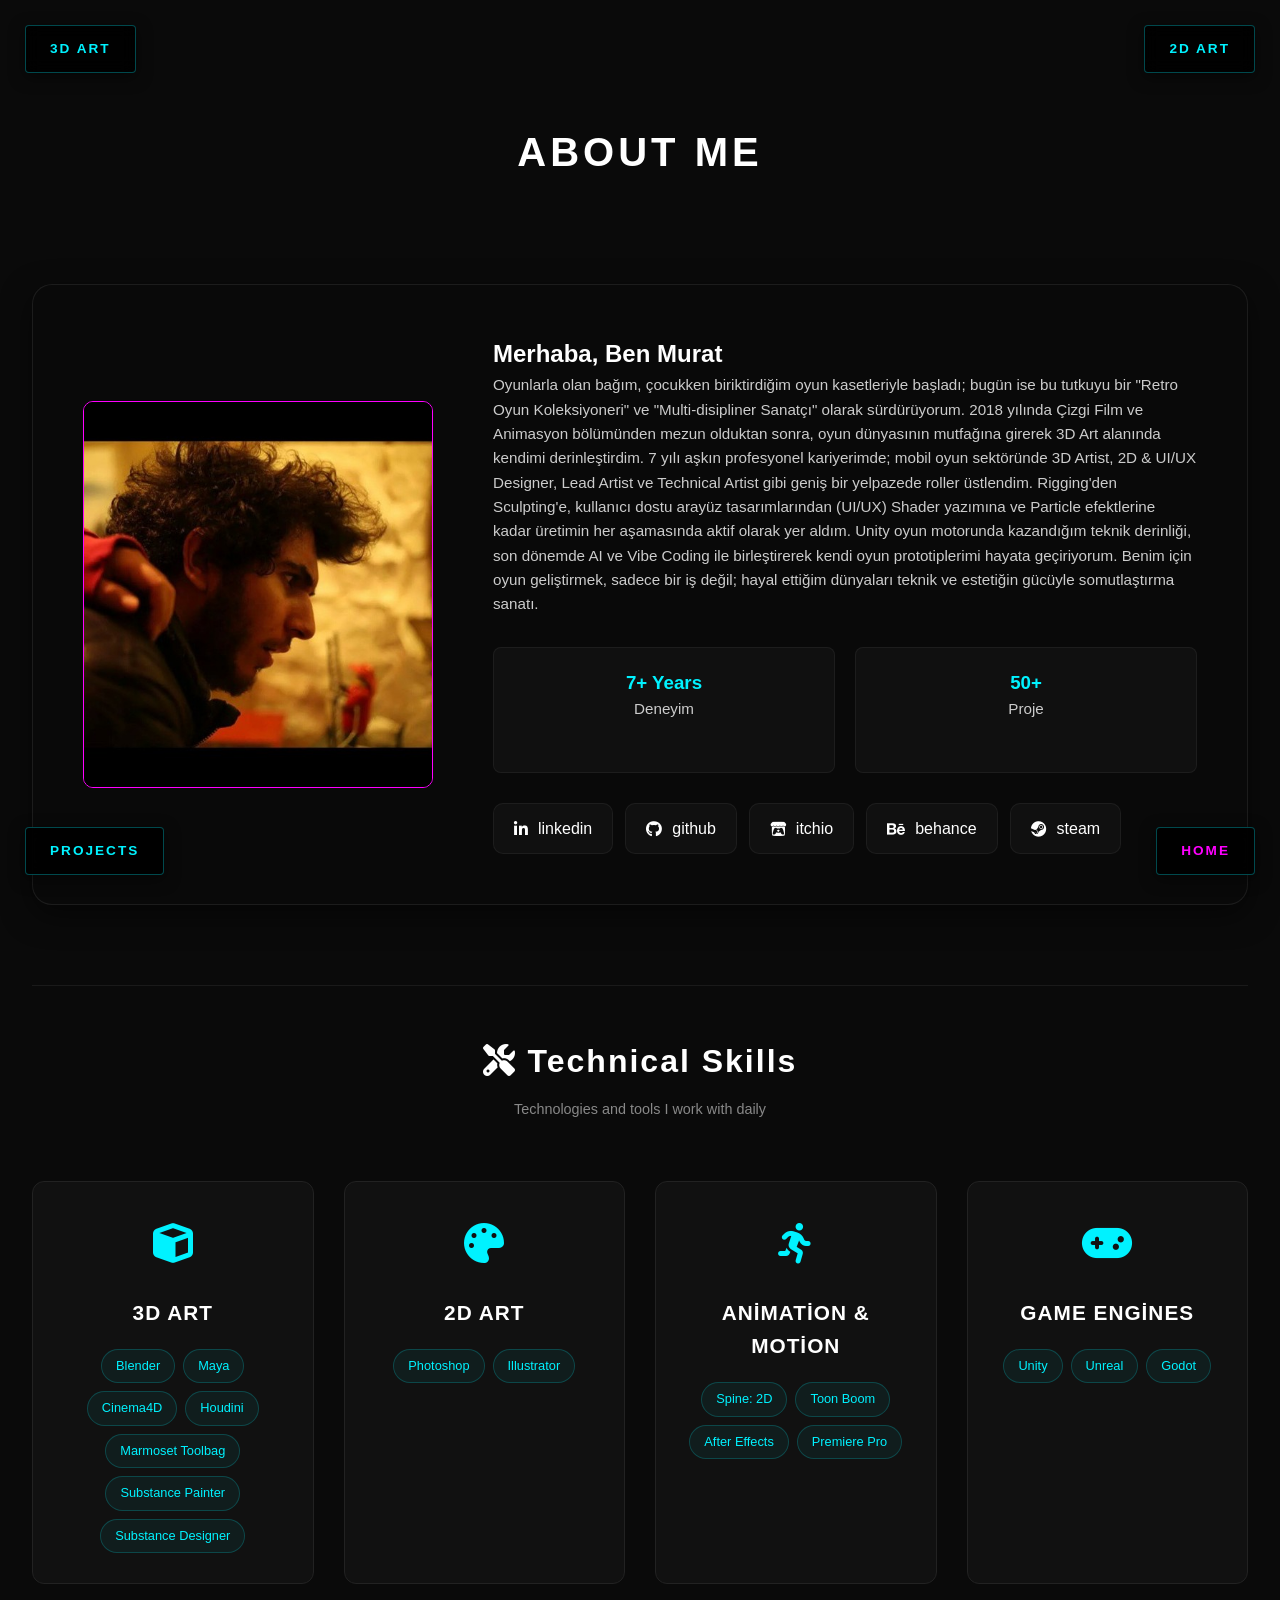
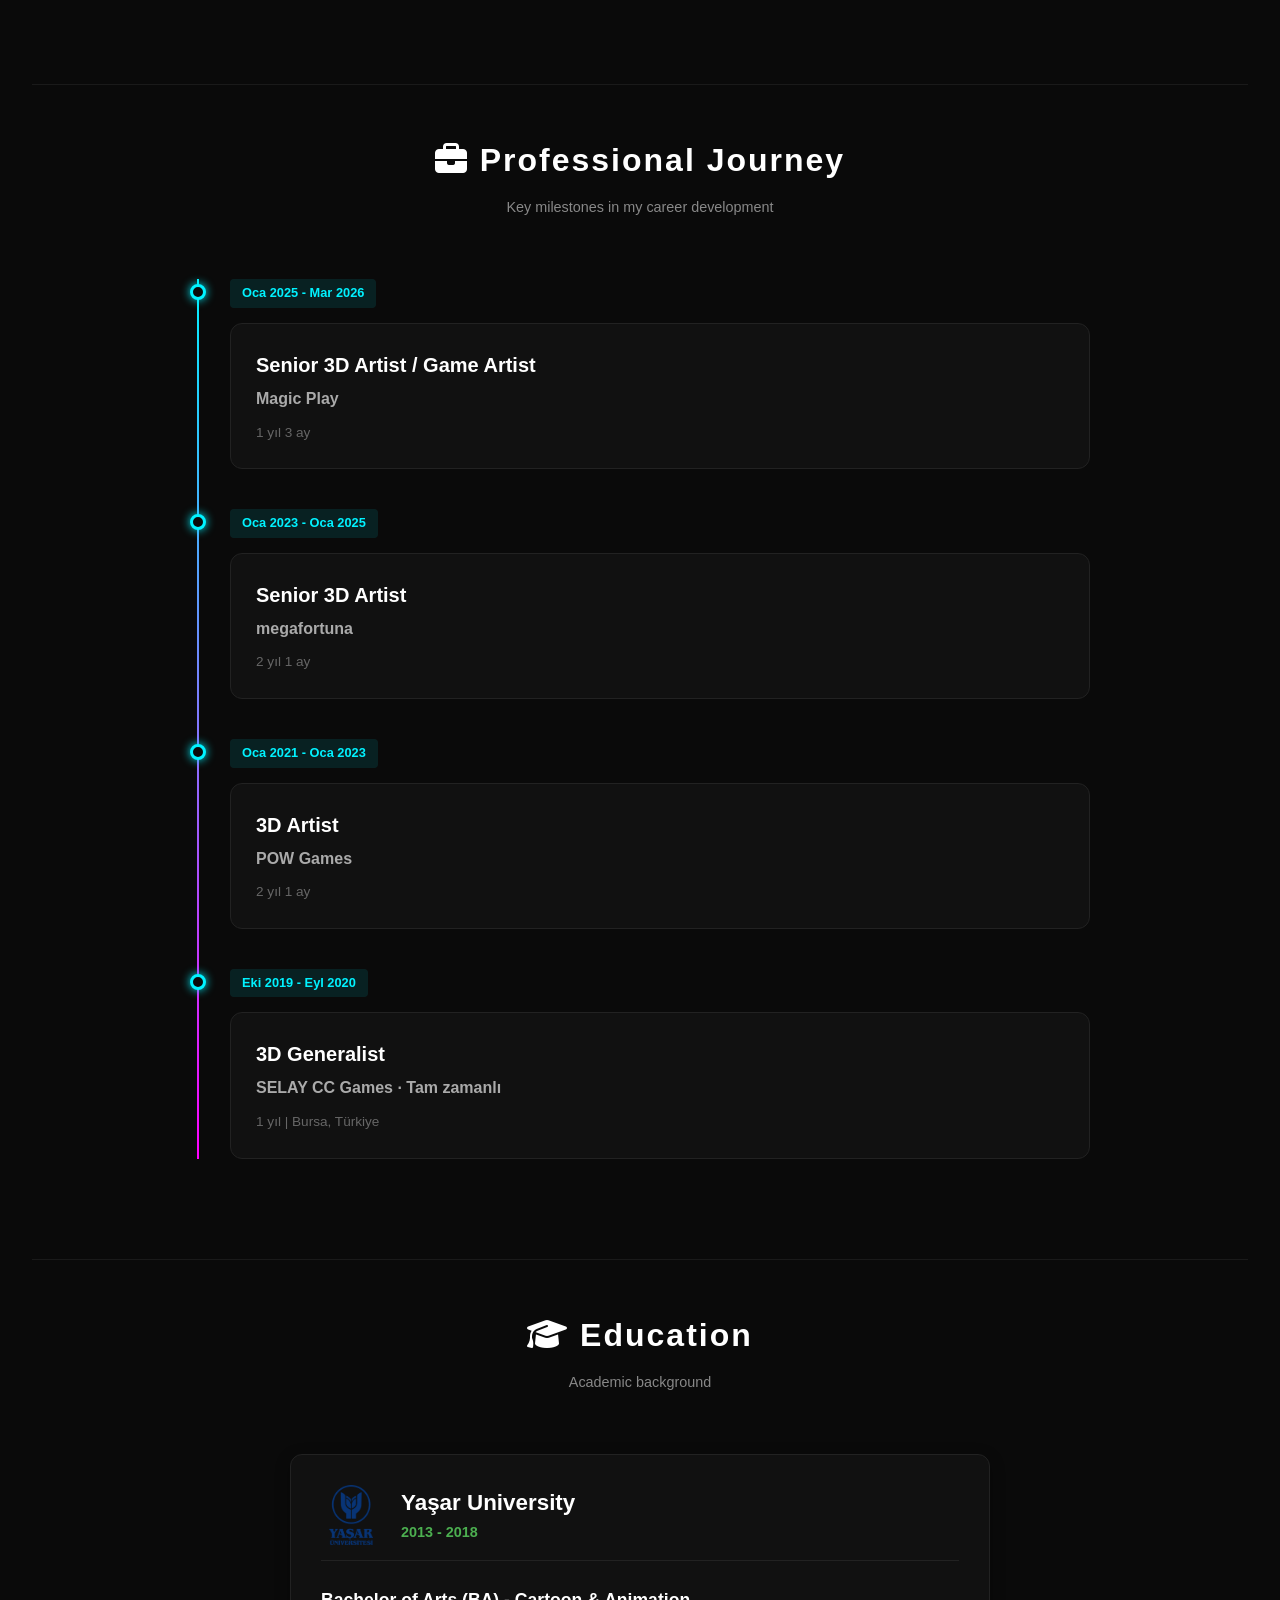
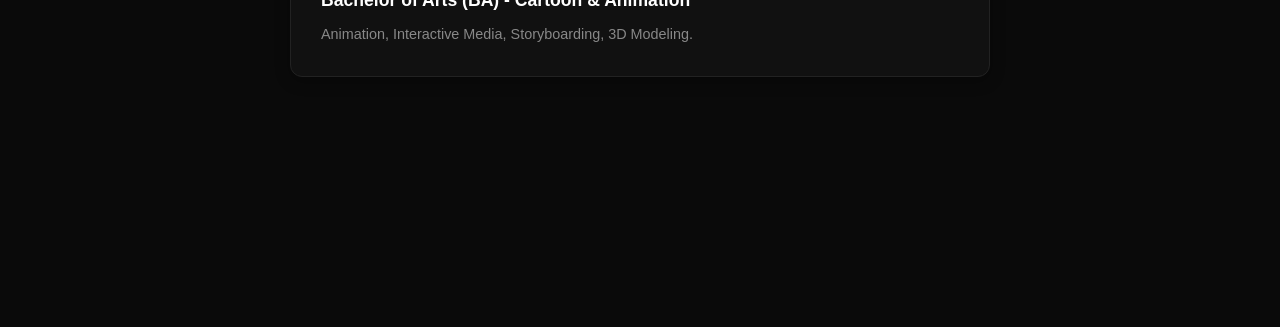
<file: aboutme.html>
<!DOCTYPE html>
<html lang="tr">
<head>
    <meta charset="UTF-8">
    <title>About Me | Murat</title>
    <!-- Font Awesome (İkonlar için şart) -->
    <link rel="stylesheet" href="https://cdnjs.cloudflare.com/ajax/libs/font-awesome/6.5.1/css/all.min.css">
    <link rel="stylesheet" href="style.css">
    <style>
        /* Spline Arkaplanı Sabitleme */
        .spline-bg {
            position: fixed;
            top: 0;
            left: 0;
            width: 100%;
            height: 100%;
            border: none;
            z-index: -1; /* İçeriğin arkasında kalması için */
        }
    </style>
</head>
<body>

    <!-- ARKA PLAN SPLINE (İndex sayfan gibi iframe mantığı) -->
    <iframe src='https://my.spline.design/textwipe-6f8911e6a2e4d027b439a8c45d7b7706/'
            frameborder='0'
            class="spline-bg">
    </iframe>

    <nav>
        <a href="3dart.html" class="nav-link top-left">3D ART</a>
        <a href="2dart.html" class="nav-link top-right">2D ART</a>
        <a href="projects.html" class="nav-link bottom-left">PROJECTS</a>
        <a href="index.html" class="nav-link bottom-right" style="color:#ff00ff">HOME</a>
    </nav>

    <header class="gallery-header">
        <h1>ABOUT ME</h1>
    </header>

    <main class="container">
        <div class="about-content">
            <img src="images/profile.jpg" alt="Murat" class="profile-img">
            <div class="about-text">
                <h2>Merhaba, Ben Murat</h2>
                <p>
                    Oyunlarla olan bağım, çocukken biriktirdiğim oyun kasetleriyle başladı; bugün ise bu tutkuyu bir "Retro Oyun Koleksiyoneri" ve "Multi-disipliner Sanatçı" olarak sürdürüyorum. 2018 yılında Çizgi Film ve Animasyon bölümünden mezun olduktan sonra, oyun dünyasının mutfağına girerek 3D Art alanında kendimi derinleştirdim.
                    7 yılı aşkın profesyonel kariyerimde; mobil oyun sektöründe 3D Artist, 2D & UI/UX Designer, Lead Artist ve Technical Artist gibi geniş bir yelpazede roller üstlendim. Rigging'den Sculpting'e, kullanıcı dostu arayüz tasarımlarından (UI/UX) Shader yazımına ve Particle efektlerine kadar üretimin her aşamasında aktif olarak yer aldım. Unity oyun motorunda kazandığım teknik derinliği, son dönemde AI ve Vibe Coding ile birleştirerek kendi oyun prototiplerimi hayata geçiriyorum. Benim için oyun geliştirmek, sadece bir iş değil; hayal ettiğim dünyaları teknik ve estetiğin gücüyle somutlaştırma sanatı.
                </p>

                <div class="stats">
                    <div class="stat-box"><h3>7+ Years</h3><p>Deneyim</p></div>
                    <div class="stat-box"><h3>50+</h3><p>Proje</p></div>
                </div>

                <div class="social-buttons">
                    <a href="https://www.linkedin.com/in/murat-karako%C3%A7-576b33139/" target="_blank" class="social-btn"><i class="fab fa-linkedin-in"></i> linkedin</a>
                    <a href="https://github.com/mrtkrkc" target="_blank" class="social-btn"><i class="fab fa-github"></i> github</a>
                    <a href="https://headlong.itch.io/" target="_blank" class="social-btn"><i class="fab fa-itch-io"></i> itchio</a>
                    <a href="https://www.behance.net/murat_" target="_blank" class="social-btn"><i class="fab fa-behance"></i> behance</a>
                    <a href="https://steamcommunity.com/id/HeadlongHs/" target="_blank" class="social-btn"><i class="fab fa-steam"></i> steam</a>
                </div>
            </div>
        </div>

        <section class="skills-section">
            <h2 class="journey-title"><i class="fas fa-tools"></i> Technical Skills</h2>
            <p class="journey-subtitle">Technologies and tools I work with daily</p>
            <div class="skills-grid">
                <div class="skill-card">
                    <div class="skill-icon"><i class="fas fa-cube"></i></div>
                    <h3>3D Art</h3>
                    <div class="skill-tags">
                        <span>Blender</span><span>Maya</span><span>Cinema4D</span><span>Houdini</span><span>Marmoset Toolbag</span><span>Substance Painter</span><span>Substance Designer</span>
                    </div>
                </div>
                <div class="skill-card">
                    <div class="skill-icon"><i class="fas fa-palette"></i></div>
                    <h3>2D Art</h3>
                    <div class="skill-tags"><span>Photoshop</span><span>Illustrator</span></div>
                </div>
                <div class="skill-card">
                    <div class="skill-icon"><i class="fas fa-running"></i></div>
                    <h3>Animation & Motion</h3>
                    <div class="skill-tags"><span>Spine: 2D</span><span>Toon Boom</span><span>After Effects</span><span>Premiere Pro</span></div>
                </div>
                <div class="skill-card">
                    <div class="skill-icon"><i class="fas fa-gamepad"></i></div>
                    <h3>Game Engines</h3>
                    <div class="skill-tags"><span>Unity</span><span>Unreal</span><span>Godot</span></div>
                </div>
            </div>
        </section>

        <section class="journey-section">
            <h2 class="journey-title"><i class="fas fa-briefcase"></i> Professional Journey</h2>
            <p class="journey-subtitle">Key milestones in my career development</p>
            <div class="timeline">
                <div class="timeline-item">
                    <div class="timeline-dot"></div>
                    <div class="timeline-date">Oca 2025 - Mar 2026</div>
                    <div class="timeline-content">
                        <h3>Senior 3D Artist / Game Artist</h3>
                        <h4>Magic Play</h4>
                        <p>1 yıl 3 ay</p>
                    </div>
                </div>
                <div class="timeline-item">
                    <div class="timeline-dot"></div>
                    <div class="timeline-date">Oca 2023 - Oca 2025</div>
                    <div class="timeline-content">
                        <h3>Senior 3D Artist</h3>
                        <h4>megafortuna</h4>
                        <p>2 yıl 1 ay</p>
                    </div>
                </div>
                <div class="timeline-item">
                    <div class="timeline-dot"></div>
                    <div class="timeline-date">Oca 2021 - Oca 2023</div>
                    <div class="timeline-content">
                        <h3>3D Artist</h3>
                        <h4>POW Games</h4>
                        <p>2 yıl 1 ay</p>
                    </div>
                </div>

                <!-- İş 4 -->
                <div class="timeline-item">
                    <div class="timeline-dot"></div>
                    <div class="timeline-date">Eki 2019 - Eyl 2020</div>
                    <div class="timeline-content">
                        <h3>3D Generalist</h3>
                        <h4>SELAY CC Games · Tam zamanlı</h4>
                        <p>1 yıl | Bursa, Türkiye</p>
                    </div>
                </div>

            </div>
        </section>

        <section class="education-section">
            <h2 class="journey-title"><i class="fas fa-graduation-cap"></i> Education</h2>
            <p class="journey-subtitle">Academic background</p>
            <div class="education-single-wrapper">
                <div class="education-card">
                    <div class="ed-header">
                        <img src="images/yasar_logo.png" alt="Yaşar University Logo" class="university-logo">
                        <div class="ed-title-group">
                            <h3>Yaşar University</h3>
                            <p class="ed-date">2013 - 2018</p>
                        </div>
                    </div>
                    <div class="ed-content">
                        <p class="ed-degree">Bachelor of Arts (BA) - Cartoon & Animation</p>
                        <p class="ed-details">Animation, Interactive Media, Storyboarding, 3D Modeling.</p>
                    </div>
                </div>
            </div>
        </section>
    </main>
</body>
</html>
</file>
<file: style.css>
/* --- ICON KÜTÜPHANESİ --- */
@import url('https://cdnjs.cloudflare.com/ajax/libs/font-awesome/6.5.1/css/all.min.css');

/* --- GENEL AYARLAR --- */
* {
    margin: 0;
    padding: 0;
    box-sizing: border-box;
}

html {
    scroll-behavior: smooth;
}

body {
    background-color: #0a0a0a;
    color: #fff;
    font-family: 'Inter', sans-serif;
    line-height: 1.6;
}

/* --- NAVİGASYON (Köşelerdeki Keskin Butonlar) --- */
.nav-link {
    position: fixed;
    z-index: 1000;
    text-decoration: none;
    color: #00f2ff;
    font-weight: bold;
    font-size: 0.85rem;
    padding: 12px 24px;
    transition: all 0.3s cubic-bezier(0.4, 0, 0.2, 1);
    letter-spacing: 2px;
    text-transform: uppercase;
    /* Arka Plan: Keskin Siyah ve Cam Efekti */
    background-color: rgba(0, 0, 0, 0.9);
    border: 1px solid rgba(0, 242, 255, 0.3);
    border-radius: 4px;
    backdrop-filter: blur(8px);
    /* İlk Bakışta Hafif Işıma */
    box-shadow: 0 4px 15px rgba(0, 0, 0, 0.5);
}

    /* Hover: Üzerine gelince neon patlaması */
    .nav-link:hover {
        color: #000;
        background-color: #00f2ff;
        border-color: #00f2ff;
        box-shadow: 0 0 25px rgba(0, 242, 255, 0.7);
        transform: translateY(-2px) scale(1.05);
    }

/* Köşe Yerleşimleri */
.top-left {
    top: 25px;
    left: 25px;
}

.top-right {
    top: 25px;
    right: 25px;
}

.bottom-left {
    bottom: 25px;
    left: 25px;
}

.bottom-right {
    bottom: 25px;
    right: 25px;
}

/* --- HEADER VE CONTAINER --- */
.gallery-header {
    padding: 120px 20px 20px;
    text-align: center;
}

    .gallery-header h1 {
        font-size: 2.5rem;
        letter-spacing: 4px;
        text-transform: uppercase;
        margin-bottom: 30px;
    }

.container {
    width: 95%;
    max-width: 1400px;
    margin: 0 auto;
    padding-bottom: 100px;
}

/* --- KATEGORİ BUTONLARI --- */
.category-nav {
    display: flex;
    justify-content: center;
    gap: 15px;
    margin-bottom: 40px;
}

.cat-btn {
    padding: 10px 20px;
    background: #111;
    border: 1px solid #333;
    color: #fff;
    text-decoration: none;
    border-radius: 50px;
    font-size: 0.85rem;
    transition: 0.3s;
}

    .cat-btn:hover {
        border-color: #00f2ff;
        box-shadow: 0 0 15px rgba(0, 242, 255, 0.2);
    }

/* --- GRID YAPISI --- */
.grid {
    display: grid;
    grid-template-columns: repeat(auto-fit, minmax(320px, 420px));
    gap: 30px;
    justify-content: center;
    margin-top: 20px;
}

/* --- 1. GALERİ SİSTEMİ (3D & 2D Art Sayfaları İçin) --- */
.grid-item {
    background: #000;
    border: 1px solid #1a1a1a;
    height: 500px;
    display: flex;
    align-items: center;
    justify-content: center;
    overflow: hidden;
    cursor: pointer;
    transition: 0.3s;
}

    .grid-item:hover {
        border-color: #00f2ff;
    }

    .grid-item img {
        max-width: 100%;
        max-height: 100%;
        object-fit: contain;
    }

/* --- 2. PROJECT CARDS SİSTEMİ --- */
section {
    scroll-margin-top: 120px;
    margin-bottom: 100px;
}

.project-card {
    background: #111;
    border-radius: 12px;
    overflow: hidden;
    border: 1px solid #222;
    display: flex;
    flex-direction: column;
    transition: 0.3s ease;
    height: 100%;
}

    .project-card:hover {
        border-color: #444;
        transform: translateY(-5px);
    }

.card-image {
    width: 100%;
    height: 250px;
    background-size: cover;
    background-position: center;
    position: relative;
}

.status-badge {
    position: absolute;
    top: 15px;
    right: 15px;
    background: #4caf50;
    color: white;
    padding: 5px 12px;
    border-radius: 6px;
    font-size: 0.75rem;
    font-weight: bold;
}

.card-content {
    padding: 25px;
    flex-grow: 1;
    display: flex;
    flex-direction: column;
}

.card-title {
    font-size: 1.5rem;
    margin-bottom: 10px;
    color: #fff;
}

.card-description {
    font-size: 0.95rem;
    color: #aaa;
    margin-bottom: 20px;
    flex-grow: 1;
}

.tags {
    display: flex;
    flex-wrap: wrap;
    gap: 8px;
    margin-bottom: 20px;
}

.tag {
    padding: 4px 12px;
    border-radius: 20px;
    font-size: 0.8rem;
    background: rgba(0, 242, 255, 0.1);
    color: #00f2ff;
    border: 1px solid rgba(0, 242, 255, 0.3);
}

.project-links {
    display: flex;
    gap: 10px;
}

.btn-link {
    display: flex;
    align-items: center;
    gap: 8px;
    padding: 10px 18px;
    background: #1a1a1a;
    color: #fff;
    text-decoration: none;
    border-radius: 8px;
    font-size: 0.9rem;
    border: 1px solid #333;
    transition: 0.3s;
}

    .btn-link:hover {
        background: #222;
        border-color: #ff00ff;
    }

/* --- LIGHTBOX --- */
#lightbox {
    position: fixed;
    z-index: 2000;
    top: 0;
    left: 0;
    width: 100%;
    height: 100%;
    background: rgba(0,0,0,0.95);
    display: none;
    align-items: center;
    justify-content: center;
}

    #lightbox img {
        max-width: 90%;
        max-height: 85%;
        border: 1px solid #333;
    }

.lightbox-close {
    position: absolute;
    top: 40px;
    right: 40px;
    color: #00f2ff;
    font-size: 1.2rem;
    cursor: pointer;
    font-weight: bold;
}

/* --- ABOUT ME --- */
.about-content {
    display: flex;
    align-items: center;
    gap: 60px;
    padding-top: 40px;
}

.profile-img {
    width: 350px;
    border-radius: 10px;
    border: 1px solid #ff00ff;
}

.stats {
    display: flex;
    gap: 20px;
    margin-top: 20px;
}

.stat-box {
    background: #111;
    padding: 20px;
    border-radius: 8px;
    flex: 1;
    text-align: center;
    border: 1px solid #222;
}

    .stat-box h3 {
        color: #00f2ff;
    }

.social-buttons {
    display: flex;
    flex-wrap: wrap;
    gap: 12px;
    margin-top: 30px;
}

.social-btn {
    display: flex;
    align-items: center;
    gap: 10px;
    padding: 12px 20px;
    background: #111;
    color: white;
    text-decoration: none;
    border-radius: 10px;
    border: 1px solid #333;
    transition: 0.3s;
}

    .social-btn:hover {
        border-color: #ff00ff;
        background: #252525;
        transform: scale(1.05);
    }

/* --- PROFESSIONAL JOURNEY (YENİ) --- */
.journey-section {
    margin-top: 100px;
    padding-top: 50px;
    border-top: 1px solid #1a1a1a;
}

.journey-title {
    text-align: center;
    font-size: 2rem;
    color: #fff;
    margin-bottom: 10px;
    letter-spacing: 2px;
}

.journey-subtitle {
    text-align: center;
    color: #888;
    margin-bottom: 60px;
    font-size: 0.9rem;
}

.timeline {
    position: relative;
    max-width: 900px;
    margin: 0 auto;
    padding-left: 40px;
}

    .timeline::before {
        content: '';
        position: absolute;
        left: 7px;
        top: 0;
        width: 2px;
        height: 100%;
        background: linear-gradient(to bottom, #00f2ff, #ff00ff);
    }

.timeline-item {
    position: relative;
    margin-bottom: 40px;
}

.timeline-dot {
    position: absolute;
    left: -40px;
    top: 5px;
    width: 16px;
    height: 16px;
    background: #0a0a0a;
    border: 3px solid #00f2ff;
    border-radius: 50%;
    z-index: 2;
    box-shadow: 0 0 10px #00f2ff;
}

.timeline-date {
    display: inline-block;
    padding: 4px 12px;
    background: rgba(0, 242, 255, 0.1);
    color: #00f2ff;
    border-radius: 4px;
    font-size: 0.8rem;
    font-weight: bold;
    margin-bottom: 15px;
}

.timeline-content {
    background: #111;
    padding: 25px;
    border-radius: 12px;
    border: 1px solid #222;
    transition: 0.3s ease;
}

    .timeline-content:hover {
        border-color: #ff00ff;
        transform: translateX(10px);
    }

    .timeline-content h3 {
        font-size: 1.25rem;
        color: #fff;
        margin-bottom: 5px;
    }

    .timeline-content h4 {
        color: #aaa;
        font-size: 1rem;
        margin-bottom: 10px;
    }

    .timeline-content p {
        color: #666;
        font-size: 0.85rem;
    }

/* --- RESPONSIVE --- */
@media (max-width: 768px) {
    .grid {
        grid-template-columns: 1fr;
        padding: 0 10px;
    }

    .about-content {
        flex-direction: column;
        text-align: center;
    }

    .category-nav {
        flex-wrap: wrap;
    }

    .grid-item {
        height: 350px;
    }

    .nav-link {
        padding: 10px 18px;
        font-size: 0.75rem;
    }

    /* Journey Responsive */
    .timeline {
        padding-left: 30px;
    }

    .timeline-content:hover {
        transform: none;
    }
}

/* --- TECHNICAL SKILLS SECTION (Yeni) --- */
.skills-section {
    margin-top: 80px;
    padding-top: 50px;
    border-top: 1px solid #1a1a1a;
}

.skills-grid {
    display: grid;
    grid-template-columns: repeat(auto-fit, minmax(280px, 1fr));
    gap: 30px;
    margin-top: 40px;
}

.skill-card {
    background: #111;
    border-radius: 12px;
    padding: 30px;
    border: 1px solid #222;
    transition: 0.3s ease;
    display: flex;
    flex-direction: column;
    align-items: center;
    text-align: center;
    overflow: hidden; /* Taşmayı önler */
}

    .skill-card:hover {
        border-color: #00f2ff;
        transform: translateY(-5px);
        box-shadow: 0 0 20px rgba(0, 242, 255, 0.1);
    }

.skill-icon {
    font-size: 2.5rem;
    color: #00f2ff;
    margin-bottom: 20px;
}

.skill-card h3 {
    font-size: 1.3rem;
    color: #fff;
    margin-bottom: 20px;
    letter-spacing: 1px;
    text-transform: uppercase;
}

.skill-tags {
    display: flex;
    flex-wrap: wrap;
    gap: 8px;
    justify-content: center;
}

    .skill-tags span {
        padding: 6px 14px;
        border-radius: 20px;
        font-size: 0.8rem;
        background: rgba(0, 242, 255, 0.05);
        color: #00f2ff;
        border: 1px solid rgba(0, 242, 255, 0.2);
        transition: 0.2s;
    }

        .skill-tags span:hover {
            background: rgba(0, 242, 255, 0.15);
            border-color: #00f2ff;
            transform: scale(1.05);
        }

/* Mobilde kartların dışarı taşmaması için */
@media (max-width: 480px) {
    .skills-grid {
        grid-template-columns: 1fr;
        padding: 0 10px;
    }
}

/* --- EDUCATION SECTION (Yeni) --- */
.education-section {
    margin-top: 100px;
    padding-top: 50px;
    border-top: 1px solid #1a1a1a;
    padding-bottom: 50px; /* Sayfa sonunda boşluk */
}

/* Kartı ortalamak için wrapper */
.education-single-wrapper {
    display: flex;
    justify-content: center; /* Yatayda ortalar */
    align-items: center;
    margin-top: 40px;
}

.education-card {
    background: #111;
    border-radius: 12px;
    padding: 30px;
    border: 1px solid #222;
    width: 100%;
    max-width: 700px; /* Kartın çok büyümesini engeller */
    transition: 0.3s ease;
    box-shadow: 0 4px 15px rgba(0,0,0,0.3);
}

    /* Yeşil Neon Efekti */
    .education-card:hover {
        border-color: #4caf50; /* Yeşil */
        transform: translateY(-5px);
        box-shadow: 0 0 20px rgba(76, 175, 80, 0.2);
    }

/* Kart Başlığı (Logo ve İsim) */
.ed-header {
    display: flex;
    align-items: center;
    gap: 20px;
    margin-bottom: 25px;
    border-bottom: 1px solid #222;
    padding-bottom: 15px;
}

.university-logo {
    width: 60px;
    height: 60px;
    object-fit: contain;
}

.ed-title-group h3 {
    font-size: 1.4rem;
    color: #fff;
}

.ed-date {
    color: #4caf50; /* Yeşil */
    font-size: 0.9rem;
    font-weight: bold;
}

/* Kart İçeriği */
.ed-degree {
    font-size: 1.1rem;
    color: #fff;
    font-weight: bold;
    margin-bottom: 10px;
}

.ed-details {
    font-size: 0.9rem;
    color: #888;
    line-height: 1.5;
}

/* Mobilde Logoyu Küçültme */
@media (max-width: 480px) {
    .ed-header {
        flex-direction: column;
        text-align: center;
    }

    .university-logo {
        width: 50px;
        height: 50px;
    }

    .education-card {
        padding: 20px;
    }
}
/* --- GENEL AYARLAR (Güncellendi) --- */
* {
    margin: 0;
    padding: 0;
    box-sizing: border-box;
}

html {
    scroll-behavior: smooth;
}
/* body'den overflow:hidden'ı kaldırdık ki aşağı kaysın */
body {
    background-color: #0a0a0a;
    color: #fff;
    font-family: 'Inter', sans-serif;
    line-height: 1.6;
    position: relative;
}

/* Spline Arkaplanı Sabitleme (Bunu index.html style etiketinden buraya taşıdık) */
.spline-bg {
    position: fixed;
    top: 0;
    left: 0;
    width: 100%;
    height: 100%;
    border: none;
    z-index: -1; /* Her şeyin arkasında */
    filter: brightness(0.7); /* Spline'ı biraz karartalım ki yazılar parlasın */
}

/* --- ABOUT ME ANA BLOK (Tam Revize) --- */
.about-content {
    display: flex;
    align-items: center;
    gap: 60px;
    padding: 50px;
    margin-top: 50px; /* Header'dan sonraki boşluk */
    /* YENİ MODER KART STİLİ */
    background: rgba(10, 10, 10, 0.85); /* Derin siyah, yarı şeffaf */
    border-radius: 20px; /* Yuvarlak köşeler */
    border: 1px solid rgba(255, 255, 255, 0.08); /* Çok ince çerçeve */
    backdrop-filter: blur(15px); /* Cam efekti (Bulanıklaştırma) */
    /* Hafif Gölge (Derinlik hissi) */
    box-shadow: 0 10px 30px rgba(0, 0, 0, 0.5);
    transition: 0.3s ease;
}

    .about-content:hover {
        border-color: rgba(0, 242, 255, 0.2); /* Hover'da hafif neon mavi yansıma */
    }

/* --- YAZI VE İSTATİSTİKLERİN ARKA PLANINI TEMİZLEME --- */
/* Eski kodları siliyoruz, çünkü artık tüm blok tek bir kart içinde. 
   Yazının arkasında ayrıca bir gölgeye gerek kalmadı. */
.about-text p {
    color: #ccc;
    font-size: 0.95rem;
    margin-bottom: 30px;
    text-shadow: none; /* Temiz yazı */
}

/* --- İSTATİSTİK VE SOSYAL BUTONLARDA KÜÇÜK AYARLAR --- */
.stat-box {
    background: rgba(255, 255, 255, 0.03); /* Kartın içinde daha hafif bir kutu */
    border: 1px solid rgba(255, 255, 255, 0.05);
}

.social-btn {
    background: rgba(255, 255, 255, 0.03);
    border-color: rgba(255, 255, 255, 0.05);
}

    .social-btn:hover {
        background: rgba(255, 255, 255, 0.08);
    }

.grid-item.sketchfab-container {
    padding: 0; /* İç boşluğu sıfırla */
    overflow: hidden;
    background: #000; /* Yüklenirken arkada siyah dursun */
    min-height: 250px; /* Diğer resim kutularınla benzer bir yükseklik ver */
}

.grid-item iframe {
    display: block;
    width: 100%;
    height: 100%;
}
</file>
